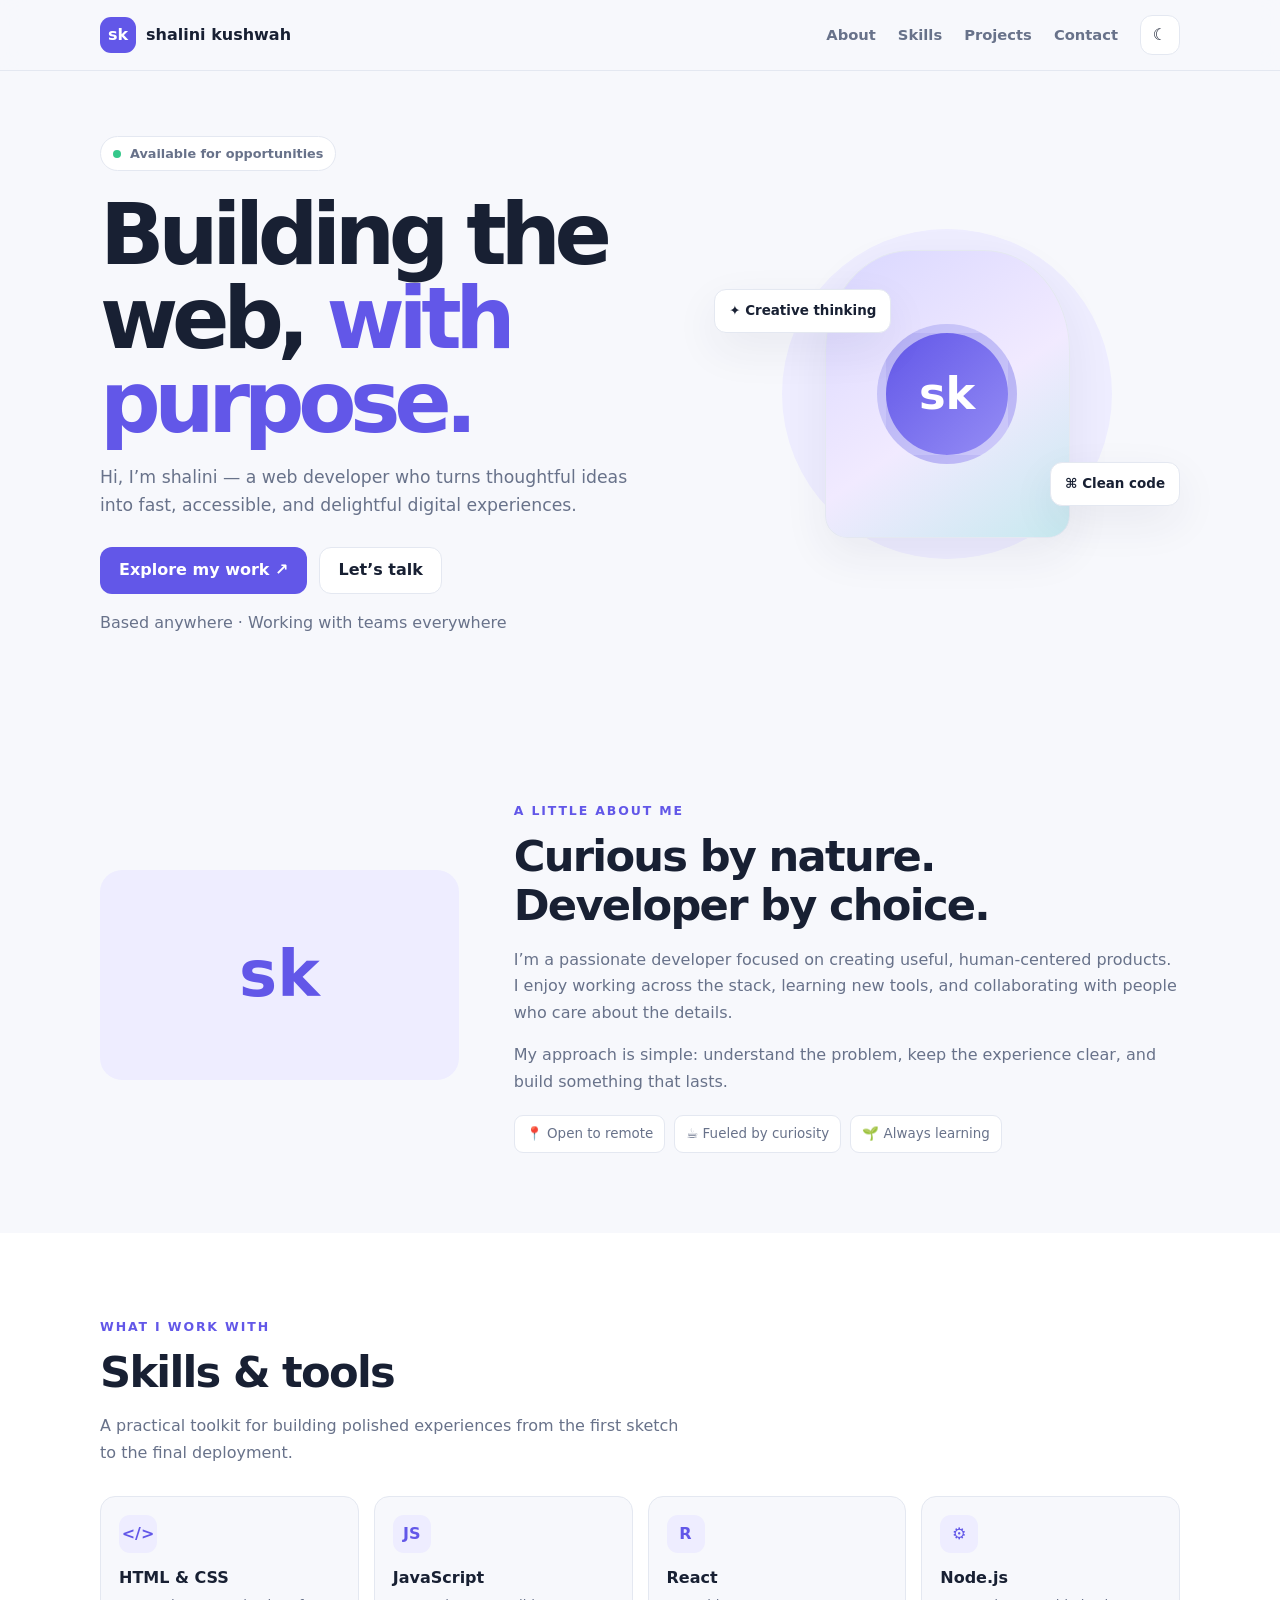
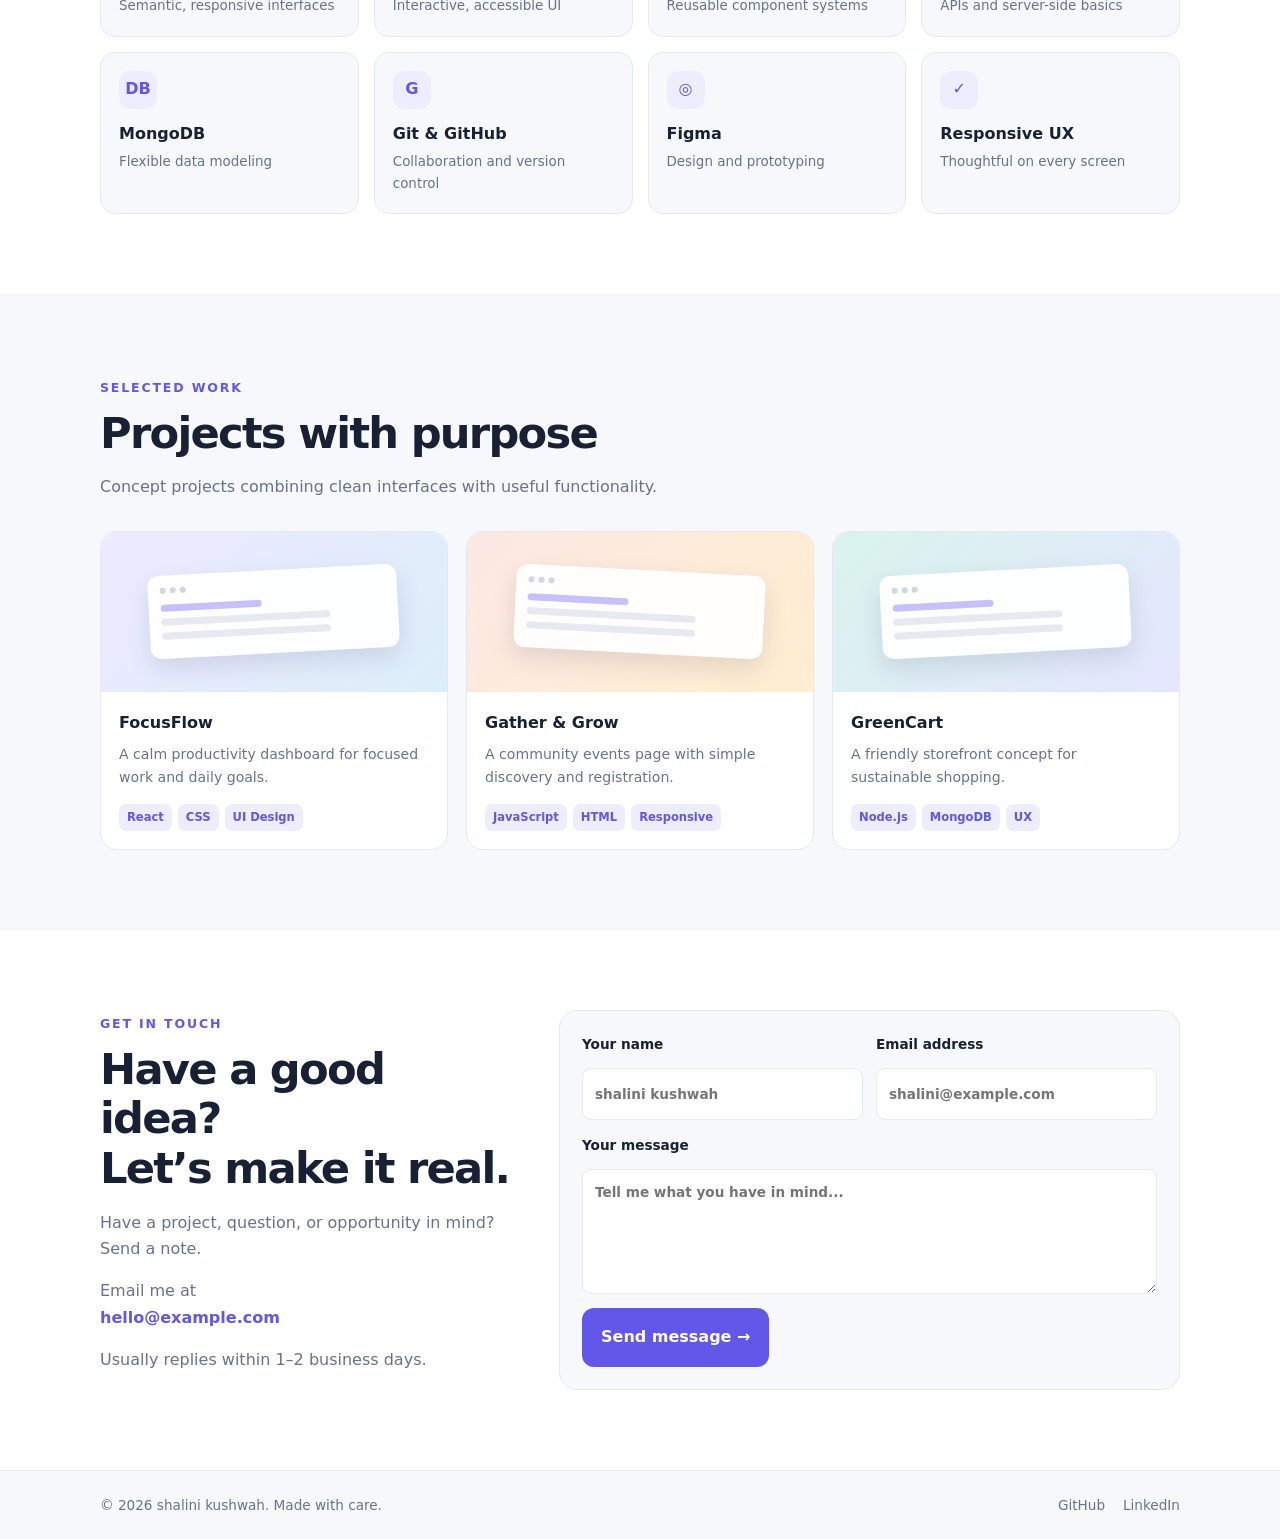
<file: Week-1/Portfolio/index.html>
<!doctype html>
<html lang="en">

<head>
    <meta charset="utf-8">
    <meta name="viewport" content="width=device-width, initial-scale=1">
    <link rel="stylesheet" href="style.css">
    <title>shalini kushwah| Web Developer</title>
</head>

<body>
    <header>
        <nav class="wrap nav" aria-label="Main navigation"><a class="brand" href="#home"><span
                    class="logo">sk</span>shalini kushwah</a>
            <div class="nav-right">
                <div class="links" id="nav-links"><a href="#about">About</a><a href="#skills">Skills</a><a
                        href="#projects">Projects</a><a href="#contact">Contact</a></div><button class="icon"
                    id="theme-toggle" type="button" aria-label="Switch to dark theme"
                    title="Toggle theme">☾</button><button class="icon menu" id="menu-toggle" type="button"
                    aria-label="Open navigation menu" aria-expanded="false" aria-controls="nav-links">☰</button>
            </div>
        </nav>
    </header>
    <main>
        <!-- Intro and calls to action -->
        <section class="hero" id="home">
            <div class="wrap hero-grid">
                <div><span class="status">Available for opportunities</span>
                    <h1>Building the web, <span>with purpose.</span></h1>
                    <p class="hero-copy">Hi, I’m shalini — a web developer who turns thoughtful ideas into fast,
                        accessible, and delightful digital experiences.</p>
                    <div class="actions"><a class="button" href="#projects">Explore my work ↗</a><a
                            class="button secondary" href="#contact">Let’s talk</a></div>
                    <p class="intro">Based anywhere · Working with teams everywhere</p>
                </div>
                <div class="portrait" aria-label="Illustrated profile placeholder">
                    <div class="avatar"><span class="initials">sk</span></div><span class="float one">✦ Creative
                        thinking</span><span class="float two">⌘ Clean code</span>
                </div>
            </div>
        </section>
        <!-- About section -->
        <section class="section" id="about">
            <div class="wrap about">
                <div class="about-art" aria-hidden="true">sk</div>
                <div class="about-copy"><span class="eyebrow">A little about me</span>
                    <h2 class="title">Curious by nature.<br>Developer by choice.</h2>
                    <p>I’m a passionate developer focused on creating useful, human-centered products. I enjoy working
                        across the stack, learning new tools, and collaborating with people who care about the details.
                    </p>
                    <p>My approach is simple: understand the problem, keep the experience clear, and build something
                        that lasts.</p>
                    <div class="chips"><span class="chip">📍 Open to remote</span><span class="chip">☕ Fueled by
                            curiosity</span><span class="chip">🌱 Always learning</span></div>
                </div>
            </div>
        </section>
        <!-- Skills in a responsive grid -->
        <section class="section skills-section" id="skills">
            <div class="wrap"><span class="eyebrow">What I work with</span>
                <h2 class="title">Skills &amp; tools</h2>
                <p class="intro">A practical toolkit for building polished experiences from the first sketch to the
                    final deployment.</p>
                <div class="skills">
                    <article class="skill"><span class="skill-icon">&lt;/&gt;</span>
                        <h3>HTML &amp; CSS</h3>
                        <p>Semantic, responsive interfaces</p>
                    </article>
                    <article class="skill"><span class="skill-icon">JS</span>
                        <h3>JavaScript</h3>
                        <p>Interactive, accessible UI</p>
                    </article>
                    <article class="skill"><span class="skill-icon">R</span>
                        <h3>React</h3>
                        <p>Reusable component systems</p>
                    </article>
                    <article class="skill"><span class="skill-icon">⚙</span>
                        <h3>Node.js</h3>
                        <p>APIs and server-side basics</p>
                    </article>
                    <article class="skill"><span class="skill-icon">DB</span>
                        <h3>MongoDB</h3>
                        <p>Flexible data modeling</p>
                    </article>
                    <article class="skill"><span class="skill-icon">G</span>
                        <h3>Git &amp; GitHub</h3>
                        <p>Collaboration and version control</p>
                    </article>
                    <article class="skill"><span class="skill-icon">◎</span>
                        <h3>Figma</h3>
                        <p>Design and prototyping</p>
                    </article>
                    <article class="skill"><span class="skill-icon">✓</span>
                        <h3>Responsive UX</h3>
                        <p>Thoughtful on every screen</p>
                    </article>
                </div>
            </div>
        </section>
        <!-- Project examples: replace with your own work -->
        <section class="section" id="projects">
            <div class="wrap"><span class="eyebrow">Selected work</span>
                <h2 class="title">Projects with purpose</h2>
                <p class="intro">Concept projects combining clean interfaces with useful functionality.</p>
                <div class="projects">
                    <article class="project">
                        <div class="project-art">
                            <div class="window" aria-hidden="true">
                                <div class="dots"><i></i><i></i><i></i></div>
                                <div class="bar short"></div>
                                <div class="bar"></div>
                                <div class="bar"></div>
                            </div>
                        </div>
                        <div class="project-body">
                            <h3>FocusFlow</h3>
                            <p>A calm productivity dashboard for focused work and daily goals.</p>
                            <div class="tags"><span>React</span><span>CSS</span><span>UI Design</span></div>
                        </div>
                    </article>
                    <article class="project">
                        <div class="project-art">
                            <div class="window" aria-hidden="true">
                                <div class="dots"><i></i><i></i><i></i></div>
                                <div class="bar short"></div>
                                <div class="bar"></div>
                                <div class="bar"></div>
                            </div>
                        </div>
                        <div class="project-body">
                            <h3>Gather &amp; Grow</h3>
                            <p>A community events page with simple discovery and registration.</p>
                            <div class="tags"><span>JavaScript</span><span>HTML</span><span>Responsive</span></div>
                        </div>
                    </article>
                    <article class="project">
                        <div class="project-art">
                            <div class="window" aria-hidden="true">
                                <div class="dots"><i></i><i></i><i></i></div>
                                <div class="bar short"></div>
                                <div class="bar"></div>
                                <div class="bar"></div>
                            </div>
                        </div>
                        <div class="project-body">
                            <h3>GreenCart</h3>
                            <p>A friendly storefront concept for sustainable shopping.</p>
                            <div class="tags"><span>Node.js</span><span>MongoDB</span><span>UX</span></div>
                        </div>
                    </article>
                </div>
            </div>
        </section>
        <!-- Contact form uses browser validation and a JS confirmation -->
        <section class="section contact-section" id="contact">
            <div class="wrap contact">
                <div><span class="eyebrow">Get in touch</span>
                    <h2 class="title">Have a good idea?<br>Let’s make it real.</h2>
                    <p class="intro">Have a project, question, or opportunity in mind? Send a note.</p>
                    <div class="contact-info">
                        <p>Email me at<br><a href="mailto:hello@example.com">hello@example.com</a></p>
                        <p>Usually replies within 1–2 business days.</p>
                    </div>
                </div>
                <form class="form" id="contact-form">
                    <div class="row"><label for="name">Your name<input id="name" name="name" type="text"
                                placeholder="shalini kushwah" autocomplete="name" required></label><label for="email">Email
                            address<input id="email" name="email" type="email" placeholder="shalini@example.com"
                                autocomplete="email" required></label></div><label for="message">Your message<textarea
                            id="message" name="message" placeholder="Tell me what you have in mind..."
                            required></textarea></label><button class="button" type="submit">Send message →</button>
                </form>
            </div>
        </section>
    </main>
    <footer>
        <div class="wrap footer"><span>© <span id="year"></span> shalini kushwah. Made with care.</span>
            <nav class="social" aria-label="Social links"><a href="https://github.com/shalukushwah248-ship-it" target="_blank"
                    rel="noopener noreferrer">GitHub</a><a href="https://www.linkedin.com/in/shalu-undefined-460373435/" target="_blank"
                    rel="noopener noreferrer">LinkedIn</a>
        </div>
    </footer>
    <script src="script.js"></script>
</body>

</html>
</file>
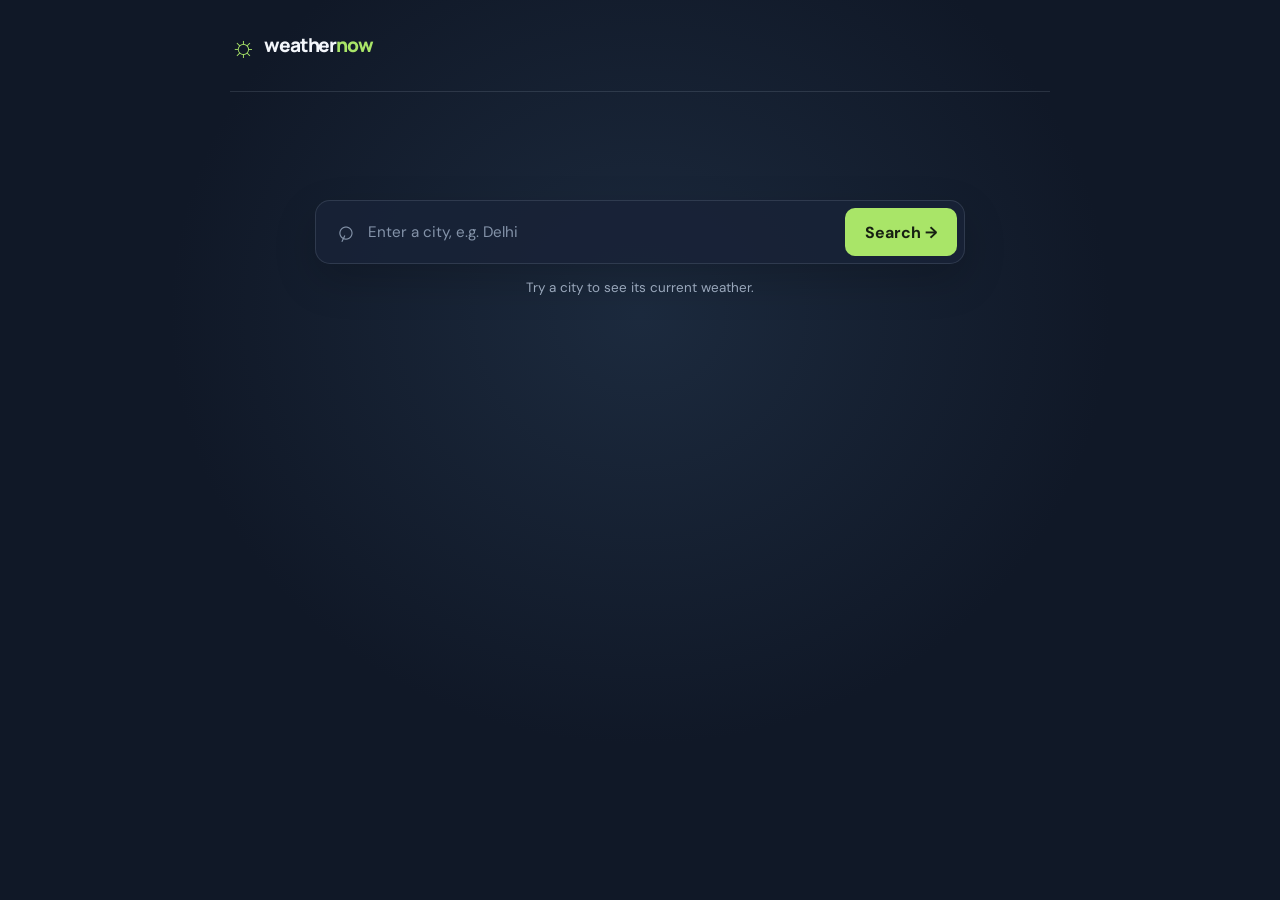
<file: Week-2/API-based Weather App/index.html>
<!DOCTYPE html>
<html lang="en">
<head>
    <meta charset="UTF-8">
    <meta name="viewport" content="width=device-width, initial-scale=1.0">
    <meta name="theme-color" content="#101827">
    <title>Weather Now</title>
    <link rel="stylesheet" href="style.css">
</head>
<body>
    <main class="app">
        <header class="site-header">
            <a class="brand" href="" aria-label="Weather Now home">
                <span class="brand-icon" aria-hidden="true">☼</span>
                <span>weather<span class="brand-accent">now</span></span>
            </a>
        </header>
        
        <section class="search-panel" aria-labelledby="page-title">
            <form id="weather-form" class="search-form">
                <label class="visually-hidden" for="city-input">City name</label>
                <span class="search-icon" aria-hidden="true">⌕</span>
                <input
                id="city-input"
                name="city"
                type="search"
                placeholder="Enter a city, e.g. Delhi"
                autocomplete="off"
                required
                >
                <button id="search-button" type="submit">Search <span aria-hidden="true">→</span></button>
            </form>
            
            <p id="status" class="status" role="status" aria-live="polite">
                Try a city to see its current weather.
            </p>
        </section>
        
        <section id="weather-card" class="weather-card" aria-label="Current weather" hidden>
            <div class="weather-topline">
                <div>
                    <p class="eyebrow">CURRENT WEATHER</p>
                    <h2 id="location">—</h2>
                    <p id="local-date" class="local-date"></p>
                </div>
                <img id="weather-icon" class="weather-icon" alt="" width="96" height="96">
            </div>
            
            <div class="temperature-row">
                <p id="temperature" class="temperature">—<span>°C</span></p>
                <p id="condition" class="condition">—</p>
            </div>
            
            <div class="details">
                <div class="detail">
                    <span class="detail-icon" aria-hidden="true">◌</span>
                    <div><p class="detail-label">Humidity</p><p id="humidity" class="detail-value">—</p></div>
                </div>
                <div class="detail">
                    <span class="detail-icon" aria-hidden="true">↝</span>
                    <div><p class="detail-label">Wind speed</p><p id="wind-speed" class="detail-value">—</p></div>
                </div>
            </div>
        </section>
    </main>
    <script src="script.js"></script>
</body>
</html>
</file>
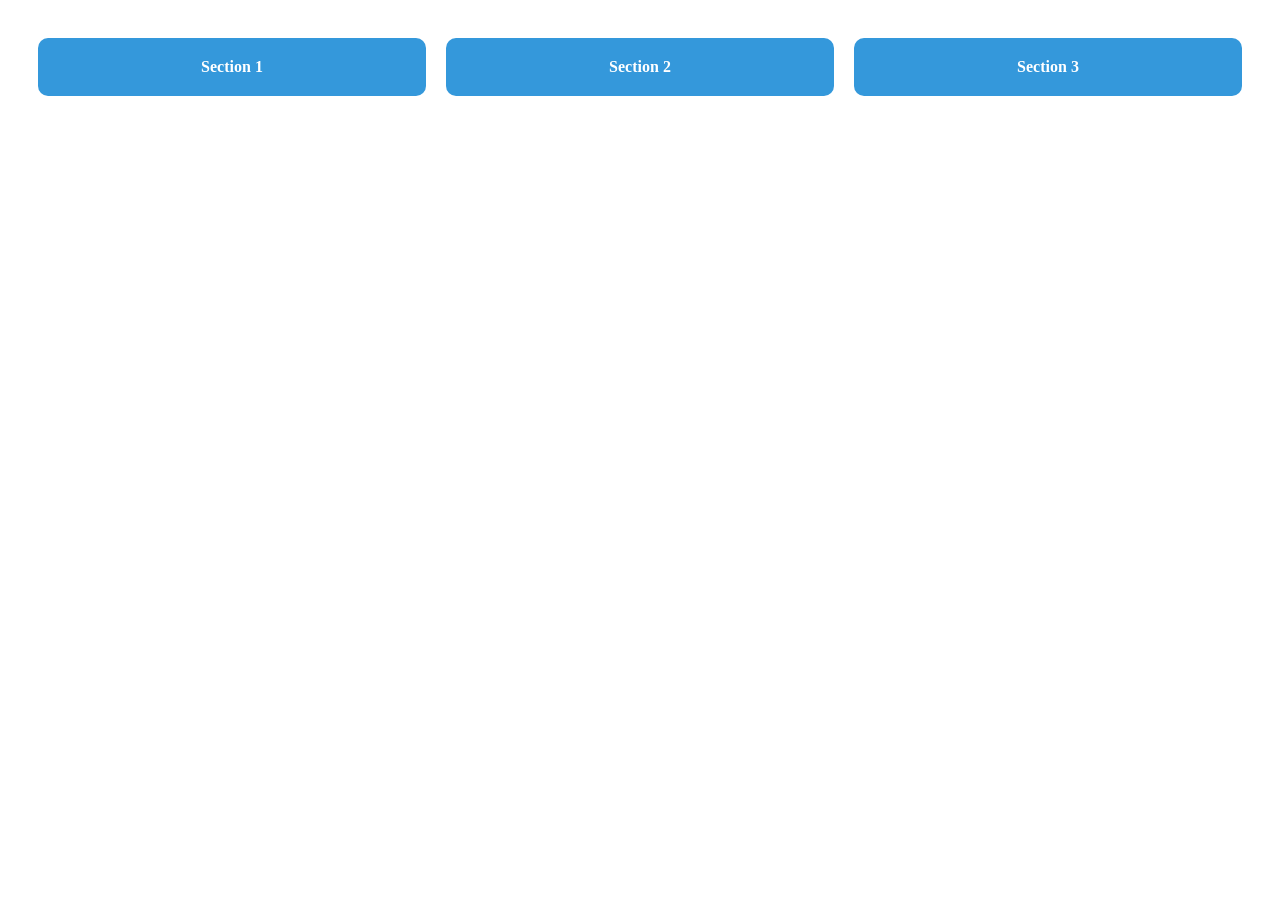
<file: Week-1/Day-03/Task01/index.html>
<!DOCTYPE html>
<html lang="en">

<head>
    <meta charset="UTF-8">
    <meta name="viewport" content="width=device-width, initial-scale=1.0">
    <title>Responsive 3-Section</title>
    <link rel="stylesheet" href="style.css">
</head>

<body>
    <div class="flex-container">
        <div class="box">Section 1</div>
        <div class="box">Section 2</div>
        <div class="box">Section 3</div>
    </div>
</body>
</html>
</file>
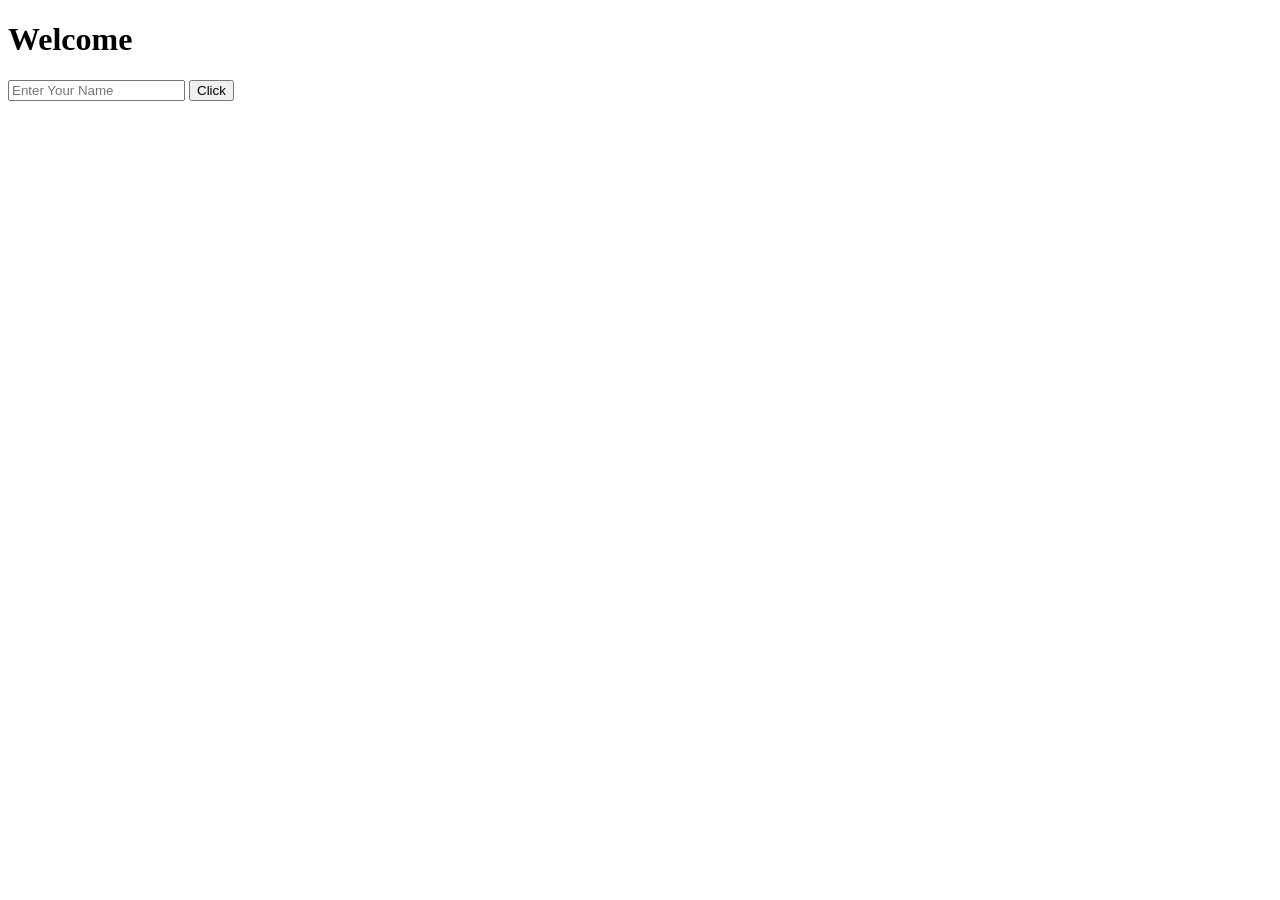
<file: Week-1/Day-04/Task02/index.html>
<!DOCTYPE html>
<html lang="en">

<head>
    <meta charset="UTF-8">
    <meta name="viewport" content="width=device-width, initial-scale=1.0">
    <title>Display User Name Dynamically</title>
</head>

<body>
    <h1 id="heading">Welcome</h1>
    <input type="text" id="input" placeholder="Enter Your Name">
    <button onclick="message()">Click</button>
    <script src="script.js"></script>
</body>

</html>
</file>
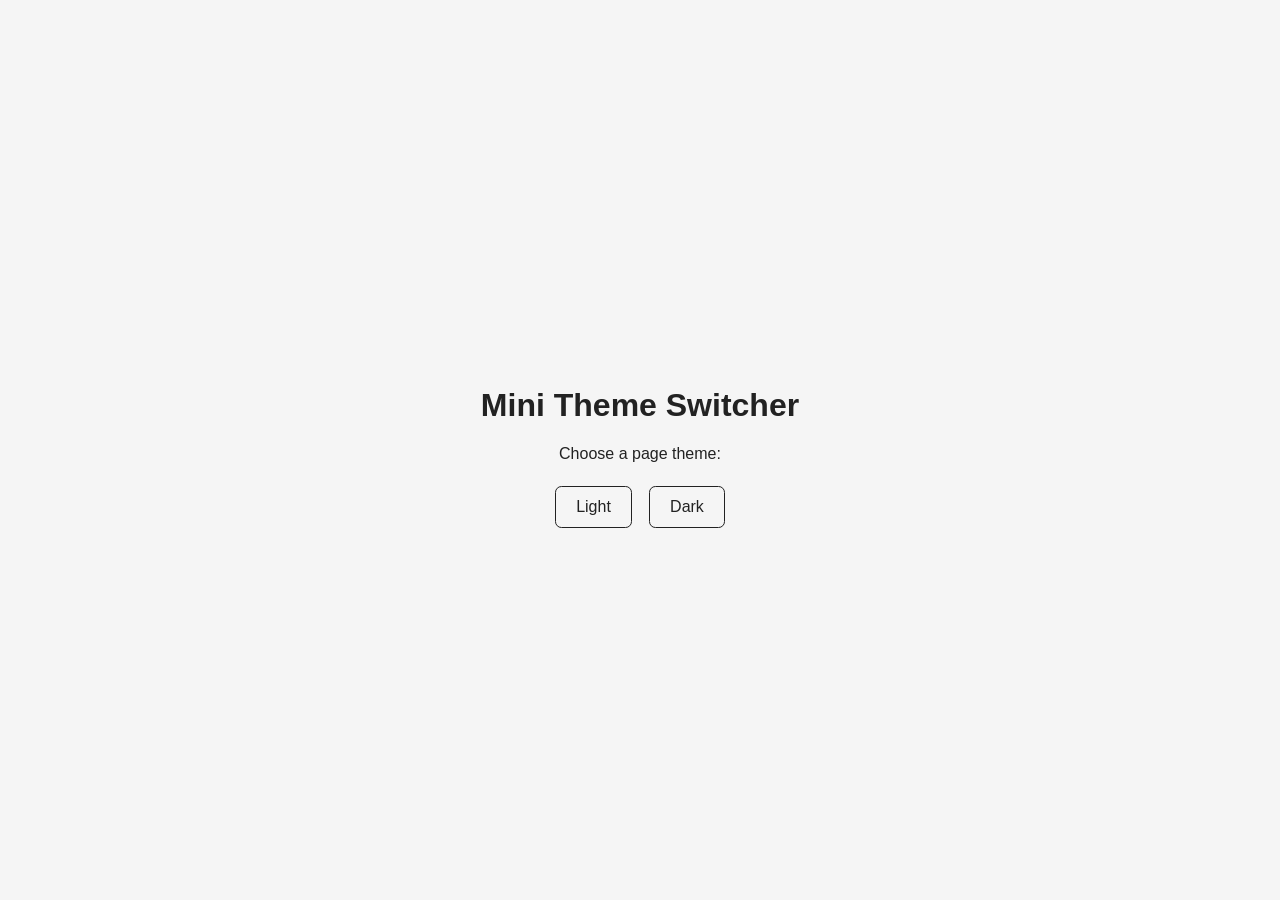
<file: Week-1/Day-05/Bonus/index.html>
<!DOCTYPE html>
<html lang="en">

<head>
    <meta charset="UTF-8">
    <meta name="viewport" content="width=device-width, initial-scale=1.0">
    <title>Mini Theme Switcher</title>
    <style>
        * {
            box-sizing: border-box;
        }

        body {
            min-height: 100vh;
            margin: 0;
            display: grid;
            place-items: center;
            background: #f5f5f5;
            color: #222;
            font-family: Arial, sans-serif;
            transition: background-color 200ms ease, color 200ms ease;
        }

        body.dark {
            background: #222;
            color: #f5f5f5;
        }

        main {
            text-align: center;
        }

        button {
            margin: 0.4rem;
            padding: 0.7rem 1.25rem;
            border: 1px solid currentColor;
            border-radius: 0.4rem;
            background: transparent;
            color: inherit;
            font: inherit;
            cursor: pointer;
        }

        button:focus-visible {
            outline: 3px solid #5488ff;
            outline-offset: 3px;
        }
    </style>
</head>

<body>
    <main>
        <h1>Mini Theme Switcher</h1>
        <p>Choose a page theme:</p>
        <button type="button" id="light">Light</button>
        <button type="button" id="dark">Dark</button>
    </main>
    <script>
        document.getElementById('light').addEventListener('click', () => {
            document.body.classList.remove('dark');
        });

        document.getElementById('dark').addEventListener('click', () => {
            document.body.classList.add('dark');
        });
    </script>
</body>

</html>
</file>
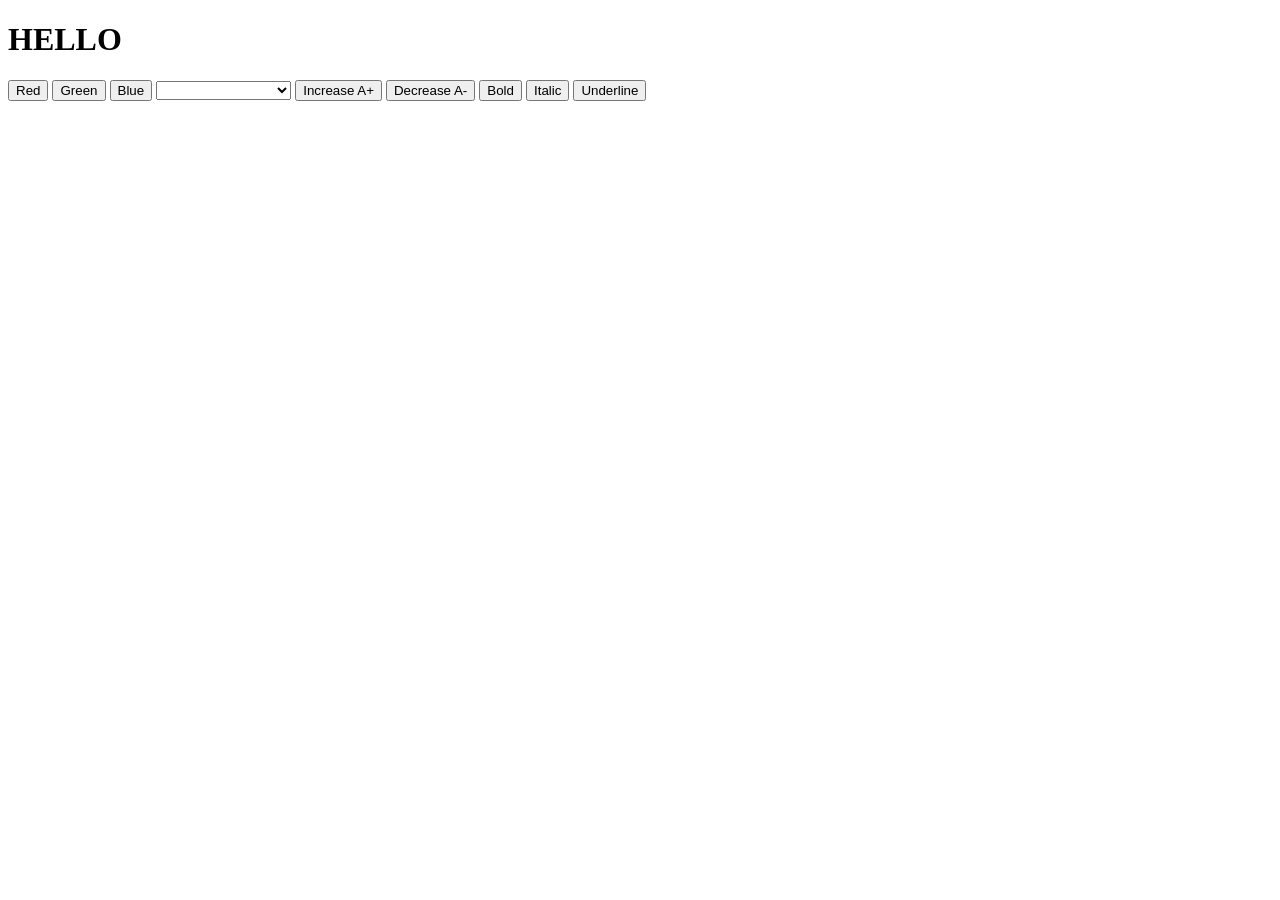
<file: Week-1/Day-05/Task01/index.html>
<!DOCTYPE html>
<html lang="en">
<head>
    <meta charset="UTF-8">
    <meta name="viewport" content="width=device-width, initial-scale=1.0">
    <title>Interactive Buttons</title>
</head>
<body>
    <div>
        <h1 id="heading">HELLO</h1>
        <button onclick="myFunction('red')" id="red">Red</button>
        <button onclick="myFunction('green')" id="green">Green</button>
        <button onclick="myFunction('blue')" id="blue">Blue</button>
        <select onchange="myFunction('',this.value)">
            <option value=""></option>
            <option value="Arial">Arial</option>
            <option value="Courier">Courier</option>
            <option value="monospace">Monospace</option>
            <option value="Times New Roman">Times New Roman</option>
        </select>
        <button  onclick="increaseFont()" id="increase">Increase A+</button>
        <button onclick="decreaseFont()" id="decrease">Decrease A-</button>
        <button id="Bold" onclick="textBold()">Bold</button>
        <button id="Italic">Italic</button>
        <button id="Underline">Underline</button>
    </div>
    <script src="script.js"></script>
</body>
</html>
</file>
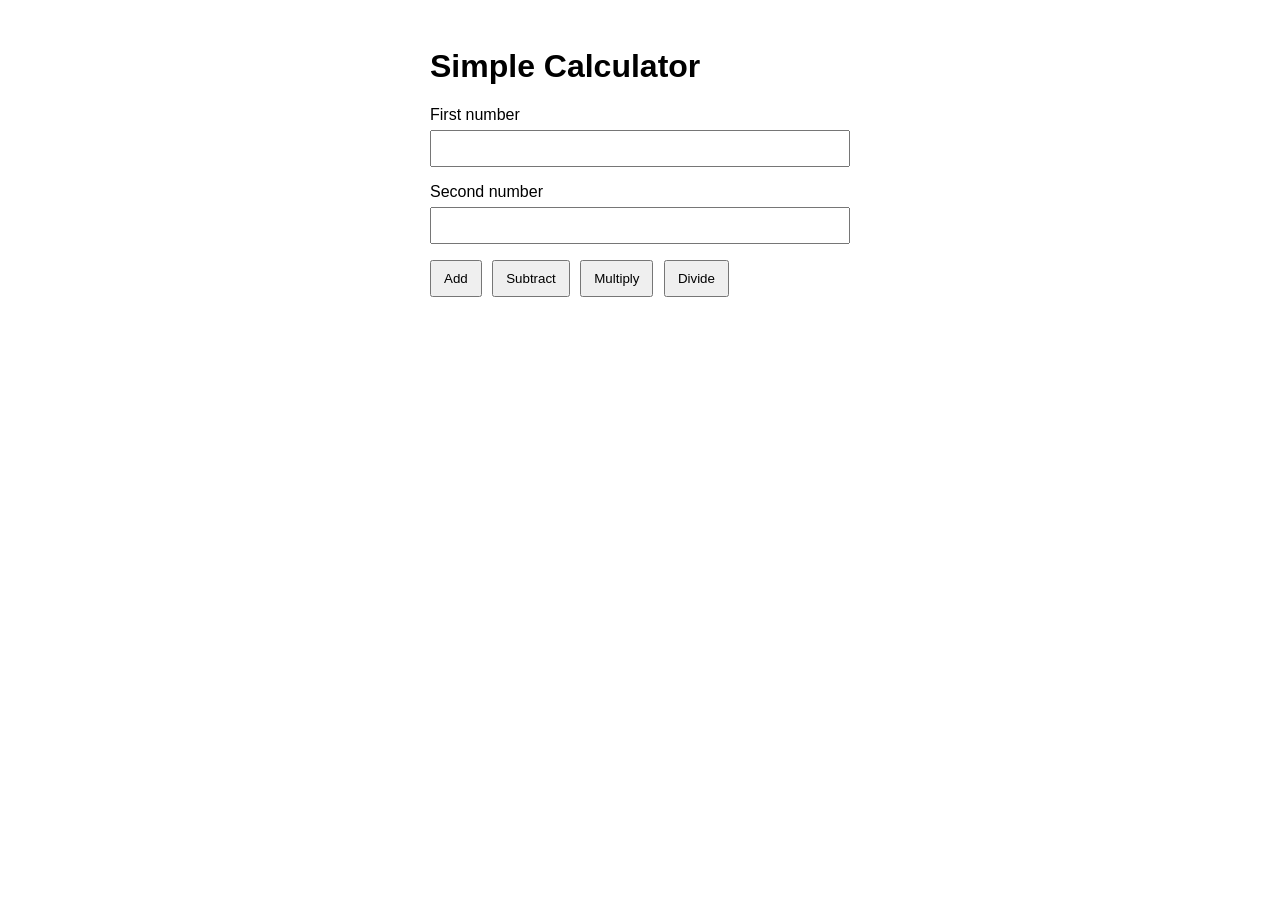
<file: Week-1/Day-05/Task03/index.html>
<!DOCTYPE html>
<html lang="en">
<head>
	<meta charset="UTF-8">
	<meta name="viewport" content="width=device-width, initial-scale=1.0">
	<title>Simple Calculator</title>
	<style>
		body { font-family: Arial, sans-serif; max-width: 420px; margin: 48px auto; padding: 0 16px; }
		label, input { display: block; width: 100%; box-sizing: border-box; }
		input { margin: 6px 0 16px; padding: 9px; }
		button { margin: 0 6px 8px 0; padding: 9px 12px; cursor: pointer; }
		#message { margin-top: 14px; }
		.error { color: #b00020; }
	</style>
</head>
<body>
	<h1>Simple Calculator</h1>
	<form id="calculator" novalidate>
		<label for="firstNumber">First number</label>
		<input id="firstNumber" type="number" step="any">

		<label for="secondNumber">Second number</label>
		<input id="secondNumber" type="number" step="any">

		<button type="button" data-operation="add">Add</button>
		<button type="button" data-operation="subtract">Subtract</button>
		<button type="button" data-operation="multiply">Multiply</button>
		<button type="button" data-operation="divide">Divide</button>
		<p id="message" role="status" aria-live="polite"></p>
	</form>

	<script>
		const firstInput = document.getElementById('firstNumber');
		const secondInput = document.getElementById('secondNumber');
		const message = document.getElementById('message');

		document.querySelectorAll('[data-operation]').forEach((button) => {
			button.addEventListener('click', () => {
				message.textContent = '';
				message.className = '';

				if (firstInput.value.trim() === '' || secondInput.value.trim() === '') {
					message.textContent = 'Please enter both numbers.';
					message.className = 'error';
					return;
				}

				const first = Number(firstInput.value);
				const second = Number(secondInput.value);
				let result;

				switch (button.dataset.operation) {
					case 'add': result = first + second; break;
					case 'subtract': result = first - second; break;
					case 'multiply': result = first * second; break;
					case 'divide':
						if (second === 0) {
							message.textContent = 'Cannot divide by zero.';
							message.className = 'error';
							return;
						}
						result = first / second;
						break;
				}

				message.textContent = `Result: ${result}`;
			});
		});
	</script>
</body>
</html>
</file>
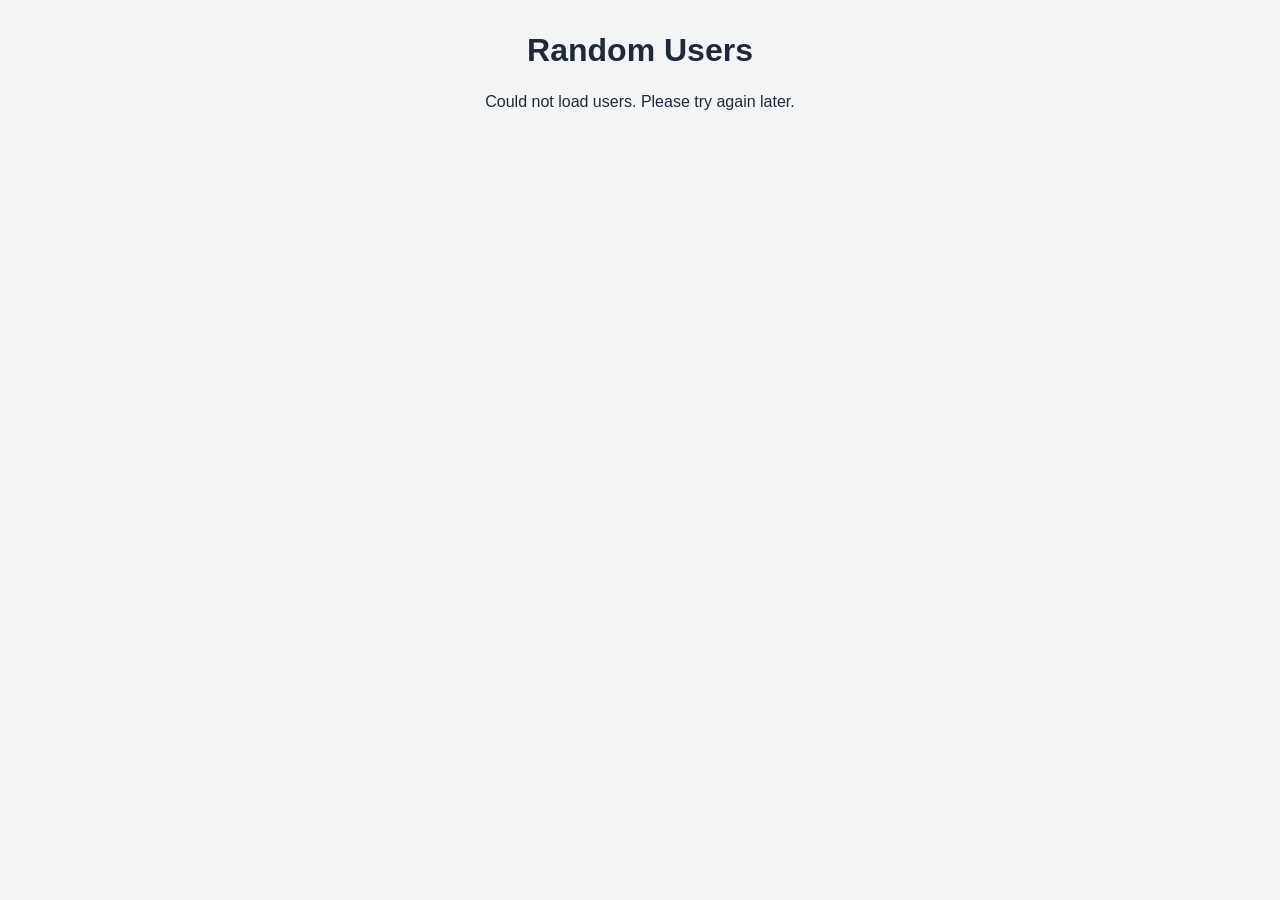
<file: Week-2/Day-04/Task-01/index.html>
<!DOCTYPE html>
<html lang="en">
<head>
	<meta charset="UTF-8">
	<meta name="viewport" content="width=device-width, initial-scale=1.0">
    <link rel="stylesheet" href="style.css">
	<title>Random Users</title>
</head>
<body>
	<h1>Random Users</h1>
	<p id="status" role="status">Loading users…</p>
	<main id="users" aria-live="polite"></main>
	<script src="script.js"></script>
</body>
</html>
</file>
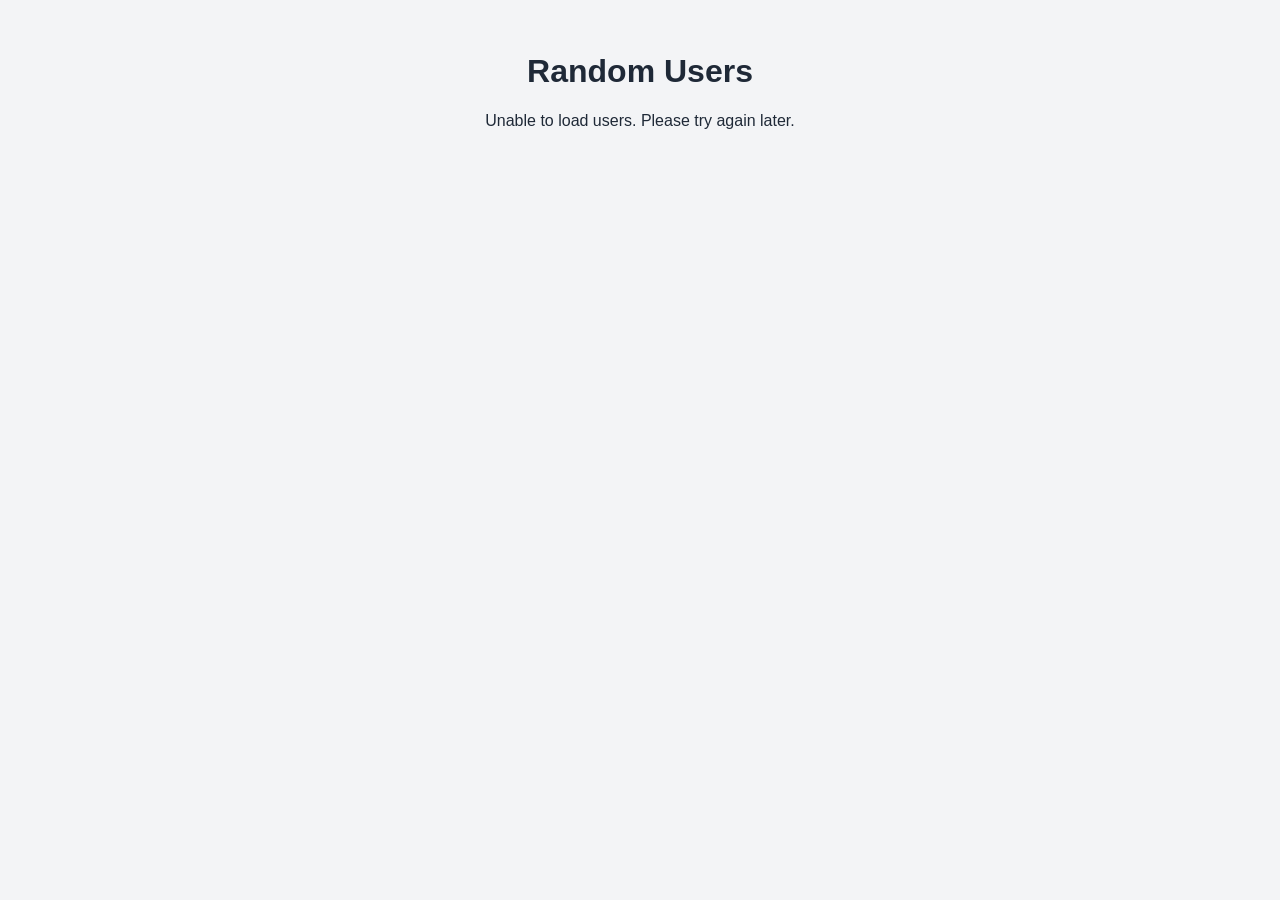
<file: Week-2/Day-04/Task-02/index.html>
<!DOCTYPE html>
<html lang="en">

<head>
    <meta charset="UTF-8">
    <meta name="viewport" content="width=device-width, initial-scale=1.0">
    <title>Random Users</title>
    <link rel="stylesheet" href="style.css">
</head>

<body>
    <h1>Random Users</h1>
    <p id="status" role="status">Loading users…</p>
    <main id="users" aria-live="polite"></main>
    <script src="script.js"></script>
</body>

</html>
</file>
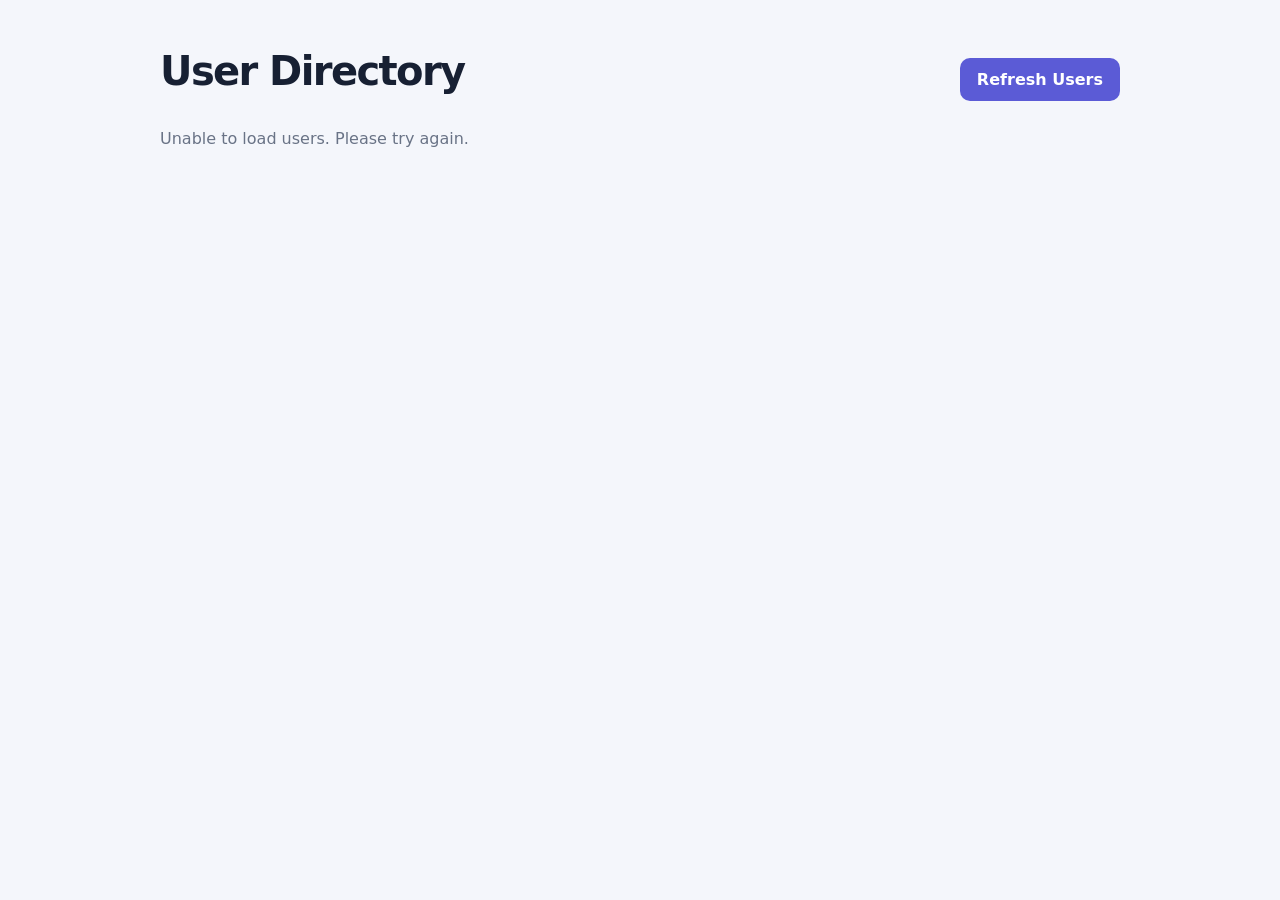
<file: Week-2/Day-04/User-Directory/index.html>
<!DOCTYPE html>
<html lang="en">
<head>
	<meta charset="UTF-8">
	<meta name="viewport" content="width=device-width, initial-scale=1.0">
	<title>User Directory</title>
    <link rel="stylesheet" href="style.css">
</head>
<body>
	<main>
		<header class="heading">
			<div>
				<h1>User Directory</h1>
			</div>
			<button id="refresh-button" type="button">Refresh Users</button>
		</header>
		<p id="status" role="status" aria-live="polite">Loading users…</p>
		<section id="user-list" class="user-grid" aria-label="Users"></section>
	</main>
	<script src="script.js"></script>
</body>
</html>
</file>
<file: Week-1/Portfolio/style.css>
:root {
    --bg: #f7f8fc;
    --surface: #fff;
    --ink: #182033;
    --muted: #68728a;
    --line: #e4e8f1;
    --accent: #6257e8;
    --soft: #eeedff;
    --shadow: 0 16px 45px #252b5012
}

body.dark {
    --bg: #111421;
    --surface: #191e2e;
    --ink: #f1f3fb;
    --muted: #a4abc0;
    --line: #2b3246;
    --accent: #a39cff;
    --soft: #292747;
    --shadow: 0 16px 45px #0004;
    color-scheme: dark
}

* {
    box-sizing: border-box
}

html {
    scroll-behavior: smooth;
    scroll-padding-top: 80px
}

body {
    margin: 0;
    background: var(--bg);
    color: var(--ink);
    font: 16px/1.65 Inter, system-ui, -apple-system, "Segoe UI", sans-serif;
    transition: background .2s, color .2s
}

a {
    color: inherit;
    text-decoration: none
}

button,
input,
textarea {
    font: inherit
}

.wrap {
    width: min(1080px, calc(100% - 40px));
    margin: auto
}

.section {
    padding: 80px 0
}

.eyebrow {
    color: var(--accent);
    font-size: .78rem;
    font-weight: 800;
    letter-spacing: .15em;
    text-transform: uppercase
}

.title {
    margin: 8px 0 12px;
    font-size: clamp(2rem, 4vw, 2.7rem);
    line-height: 1.15;
    letter-spacing: -.04em
}

.intro {
    max-width: 590px;
    color: var(--muted)
}

/* Sticky navigation */
header {
    position: sticky;
    top: 0;
    z-index: 5;
    border-bottom: 1px solid var(--line);
    background: color-mix(in srgb, var(--bg) 90%, transparent);
    backdrop-filter: blur(12px)
}

.nav {
    min-height: 70px;
    display: flex;
    align-items: center;
    justify-content: space-between
}

.brand {
    display: flex;
    align-items: center;
    gap: 10px;
    font-weight: 800
}

.logo {
    display: grid;
    width: 36px;
    height: 36px;
    place-items: center;
    border-radius: 11px;
    background: var(--accent);
    color: white
}

.nav-right,
.links {
    display: flex;
    align-items: center;
    gap: 22px
}

.links a {
    color: var(--muted);
    font-size: .92rem;
    font-weight: 650
}

.links a:hover {
    color: var(--accent)
}

.icon {
    display: grid;
    width: 40px;
    height: 40px;
    place-items: center;
    border: 1px solid var(--line);
    border-radius: 12px;
    background: var(--surface);
    color: var(--ink);
    cursor: pointer
}

.menu {
    display: none
}

/* Hero introduction */
.hero {
    min-height: 590px;
    display: grid;
    align-items: center;
    padding: 65px 0
}

.hero-grid {
    display: grid;
    grid-template-columns: 1.1fr .9fr;
    align-items: center;
    gap: 45px
}

.status {
    display: inline-flex;
    align-items: center;
    gap: 9px;
    padding: 6px 12px;
    border: 1px solid var(--line);
    border-radius: 99px;
    background: var(--surface);
    color: var(--muted);
    font-size: .8rem;
    font-weight: 700
}

.status:before {
    content: "";
    width: 8px;
    height: 8px;
    border-radius: 50%;
    background: #35c88b
}

h1 {
    max-width: 650px;
    margin: 22px 0 18px;
    font-size: clamp(3rem, 7vw, 5.3rem);
    line-height: .99;
    letter-spacing: -.075em
}

h1 span {
    color: var(--accent)
}

.hero-copy {
    max-width: 535px;
    color: var(--muted);
    font-size: 1.08rem
}

.actions {
    display: flex;
    flex-wrap: wrap;
    gap: 12px;
    margin-top: 27px
}

.button {
    display: inline-flex;
    min-height: 47px;
    align-items: center;
    justify-content: center;
    gap: 8px;
    padding: 0 18px;
    border: 1px solid transparent;
    border-radius: 12px;
    background: var(--accent);
    color: white;
    font-weight: 750;
    cursor: pointer;
    transition: transform .2s, box-shadow .2s
}

.button:hover {
    transform: translateY(-3px);
    box-shadow: var(--shadow)
}

.button.secondary {
    border-color: var(--line);
    background: var(--surface);
    color: var(--ink)
}

.portrait {
    position: relative;
    display: grid;
    min-height: 350px;
    place-items: center
}

.portrait:before {
    position: absolute;
    width: min(330px, 80vw);
    aspect-ratio: 1;
    border-radius: 50%;
    background: var(--soft);
    content: ""
}

.avatar {
    z-index: 1;
    display: grid;
    width: 245px;
    aspect-ratio: .85;
    place-items: center;
    border: 1px solid var(--line);
    border-radius: 35% 35% 22px 22px;
    background: linear-gradient(145deg, #d9d7ff, #f1eaff 55%, #c7e9ef);
    box-shadow: var(--shadow)
}

.initials {
    display: grid;
    width: 140px;
    height: 140px;
    place-items: center;
    border: 9px solid #ffffff88;
    border-radius: 50%;
    background: linear-gradient(135deg, #6257e8, #958df5);
    color: white;
    font-size: 2.8rem;
    font-weight: 850
}

.float {
    position: absolute;
    z-index: 2;
    padding: 10px 14px;
    border: 1px solid var(--line);
    border-radius: 12px;
    background: var(--surface);
    box-shadow: var(--shadow);
    font-size: .84rem;
    font-weight: 750
}

.one {
    top: 20%;
    left: 0
}

.two {
    right: 0;
    bottom: 18%
}

/* About and technical skills */
.about {
    display: grid;
    grid-template-columns: .7fr 1.3fr;
    gap: 55px;
    align-items: center
}

.about-art {
    display: grid;
    min-height: 210px;
    place-items: center;
    border-radius: 22px;
    background: var(--soft);
    color: var(--accent);
    font-size: 4rem;
    font-weight: 850
}

.about-copy p {
    color: var(--muted)
}

.chips,
.tags {
    display: flex;
    flex-wrap: wrap;
    gap: 9px;
    margin-top: 20px
}

.chip {
    padding: 7px 11px;
    border: 1px solid var(--line);
    border-radius: 9px;
    background: var(--surface);
    color: var(--muted);
    font-size: .84rem
}

.skills-section,
.contact-section {
    background: var(--surface)
}

.skills {
    display: grid;
    grid-template-columns: repeat(4, 1fr);
    gap: 15px;
    margin-top: 30px
}

.skill {
    padding: 18px;
    border: 1px solid var(--line);
    border-radius: 15px;
    background: var(--bg);
    transition: transform .2s, border-color .2s
}

.skill:hover,
.project:hover {
    transform: translateY(-4px);
    border-color: var(--accent)
}

.skill-icon {
    display: grid;
    width: 38px;
    height: 38px;
    margin-bottom: 12px;
    place-items: center;
    border-radius: 11px;
    background: var(--soft);
    color: var(--accent);
    font-weight: 850
}

.skill h3,
.project h3 {
    margin: 0 0 4px;
    font-size: 1rem
}

.skill p {
    margin: 0;
    color: var(--muted);
    font-size: .84rem
}

/* Project cards */
.projects {
    display: grid;
    grid-template-columns: repeat(3, 1fr);
    gap: 18px;
    margin-top: 30px
}

.project {
    overflow: hidden;
    border: 1px solid var(--line);
    border-radius: 17px;
    background: var(--surface);
    transition: transform .2s, border-color .2s
}

.project-art {
    display: grid;
    min-height: 160px;
    place-items: center;
    background: linear-gradient(135deg, #eeeaff, #dceefa)
}

.project:nth-child(2) .project-art {
    background: linear-gradient(135deg, #fce8e4, #ffeecf)
}

.project:nth-child(3) .project-art {
    background: linear-gradient(135deg, #d9f4ec, #e5e6ff)
}

.window {
    width: 72%;
    padding: 12px;
    border-radius: 11px;
    background: #fffffff0;
    box-shadow: 0 10px 25px #30345a22;
    transform: rotate(-3deg)
}

.project:nth-child(2) .window {
    transform: rotate(3deg)
}

.dots {
    display: flex;
    gap: 4px;
    margin-bottom: 11px
}

.dots i {
    width: 6px;
    height: 6px;
    border-radius: 50%;
    background: #d2d5e2
}

.bar {
    height: 7px;
    width: 75%;
    margin: 7px 0;
    border-radius: 5px;
    background: #e7e9f1
}

.bar.short {
    width: 45%;
    background: #c6c0ff
}

.project-body {
    padding: 18px
}

.project-body p {
    min-height: 48px;
    margin: 7px 0 13px;
    color: var(--muted);
    font-size: .88rem
}

.tags {
    gap: 6px;
    margin: 0
}

.tags span {
    padding: 4px 8px;
    border-radius: 7px;
    background: var(--soft);
    color: var(--accent);
    font-size: .72rem;
    font-weight: 750
}

/* Contact form and social footer */
.contact {
    display: grid;
    grid-template-columns: .8fr 1.2fr;
    gap: 45px
}

.contact-info {
    color: var(--muted)
}

.contact-info a {
    color: var(--accent);
    font-weight: 700
}

.form {
    display: grid;
    gap: 14px;
    padding: 22px;
    border: 1px solid var(--line);
    border-radius: 18px;
    background: var(--bg)
}

.row {
    display: grid;
    grid-template-columns: 1fr 1fr;
    gap: 13px
}

label {
    display: grid;
    gap: 7px;
    font-size: .85rem;
    font-weight: 700
}

input,
textarea {
    width: 100%;
    padding: 11px 12px;
    border: 1px solid var(--line);
    border-radius: 9px;
    outline: none;
    background: var(--surface);
    color: var(--ink)
}

input:focus,
textarea:focus {
    border-color: var(--accent)
}

textarea {
    min-height: 120px;
    resize: vertical
}

.form .button {
    justify-self: start
}

footer {
    padding: 23px 0;
    border-top: 1px solid var(--line);
    color: var(--muted);
    font-size: .85rem
}

.footer {
    display: flex;
    justify-content: space-between;
    gap: 15px
}

.social {
    display: flex;
    gap: 18px
}

.social a:hover {
    color: var(--accent)
}

@media(max-width:800px) {
    .hero-grid {
        gap: 20px
    }

    .skills {
        grid-template-columns: repeat(2, 1fr)
    }

    .about {
        gap: 30px
    }

    .contact {
        gap: 25px
    }
}

@media(max-width:620px) {
    .wrap {
        width: calc(100% - 32px)
    }

    .section {
        padding: 60px 0
    }

    .nav {
        min-height: 64px
    }

    .nav-right {
        gap: 8px
    }

    .menu {
        display: grid
    }

    .links {
        position: absolute;
        top: 64px;
        left: 16px;
        right: 16px;
        display: none;
        align-items: stretch;
        gap: 0;
        padding: 8px;
        border: 1px solid var(--line);
        border-radius: 13px;
        background: var(--surface);
        box-shadow: var(--shadow)
    }

    .links.open {
        display: grid
    }

    .links a {
        padding: 11px
    }

    .hero {
        min-height: auto;
        padding: 52px 0
    }

    .hero-grid {
        grid-template-columns: 1fr;
        gap: 20px
    }

    .portrait {
        min-height: 280px
    }

    .avatar {
        width: 205px
    }

    .initials {
        width: 120px;
        height: 120px
    }

    .about,
    .contact {
        grid-template-columns: 1fr
    }

    .about-art {
        min-height: 145px
    }

    .projects {
        grid-template-columns: 1fr
    }

    .row {
        grid-template-columns: 1fr
    }

    .footer {
        flex-direction: column
    }
}

@media(prefers-reduced-motion:reduce) {

    *,
    *::before,
    *::after {
        scroll-behavior: auto !important;
        transition-duration: .01ms !important
    }
}
</file>
<file: Week-2/API-based Weather App/style.css>
@import url("https://fonts.googleapis.com/css2?family=DM+Sans:wght@400;500;600;700&family=Manrope:wght@400;500;600;700;800&display=swap");

:root {
    color-scheme: dark;
    font-family: "DM Sans", sans-serif;
    color: #f3f6fb;
    background: #101827;
    font-synthesis: none;
    text-rendering: optimizeLegibility;
    --muted: #9aa8bc;
    --accent: #a9e568;
    --panel: #182337;
    --line: rgb(219 232 255 / 12%);
}

* {
    box-sizing: border-box;
}

body {
    min-width: 320px;
    min-height: 100vh;
    margin: 0;
    background:
        radial-gradient(ellipse at 50% 35%, rgb(41 62 87 / 48%), transparent 52%),
        #101827;
}

body[data-weather="clear"] {
    background: radial-gradient(ellipse at 50% 38%, rgb(119 133 54 / 34%), transparent 54%), #101827;
}

body[data-weather="clouds"] {
    background: radial-gradient(ellipse at 50% 38%, rgb(83 109 139 / 38%), transparent 54%), #101827;
}

body[data-weather="rain"],
body[data-weather="drizzle"],
body[data-weather="thunderstorm"] {
    background: radial-gradient(ellipse at 50% 38%, rgb(42 98 126 / 38%), transparent 54%), #101827;
}

body[data-weather="snow"] {
    background: radial-gradient(ellipse at 50% 38%, rgb(121 155 178 / 34%), transparent 54%), #101827;
}

button,
input {
    font: inherit;
}

.app {
    width: min(100% - 48px, 820px);
    min-height: 100vh;
    margin: 0 auto;
    display: flex;
    flex-direction: column;
}

.site-header {
    min-height: 92px;
    display: flex;
    align-items: center;
    justify-content: space-between;
    border-bottom: 1px solid var(--line);
}

.brand {
    display: inline-flex;
    align-items: center;
    gap: 9px;
    color: #f3f6fb;
    font: 800 1.2rem "Manrope", sans-serif;
    letter-spacing: -0.06em;
    text-decoration: none;
}

.brand-icon {
    color: var(--accent);
    font-size: 1.8rem;
    line-height: 1;
}

.brand-accent {
    color: var(--accent);
}

.header-note,
.intro,
.status,
.local-date {
    color: var(--muted);
}

.header-note {
    margin: 0;
    font-size: 0.84rem;
}

.search-panel {
    width: min(100%, 650px);
    margin: clamp(66px, 12vh, 112px) auto 34px;
    text-align: center;
}

.eyebrow {
    margin: 0 0 13px;
    color: var(--accent);
    font-size: 0.7rem;
    font-weight: 700;
    letter-spacing: 0.16em;
}

h1,
h2,
p {
    margin-top: 0;
}

h1 {
    margin-bottom: 12px;
    font: 700 clamp(2.1rem, 6vw, 3.35rem)/1.12 "Manrope", sans-serif;
    letter-spacing: -0.065em;
}

h1 span {
    color: var(--accent);
}

.intro {
    margin-bottom: 30px;
    font-size: 0.98rem;
}

.search-form {
    display: flex;
    align-items: center;
    gap: 12px;
    min-height: 64px;
    padding: 7px;
    border: 1px solid var(--line);
    border-radius: 15px;
    background: rgb(24 35 55 / 88%);
    box-shadow: 0 16px 42px rgb(0 0 0 / 18%);
    text-align: left;
}

.search-icon {
    padding-left: 14px;
    color: #8493a9;
    font-size: 1.8rem;
    line-height: 1;
    transform: rotate(-20deg);
}

.search-form input {
    width: 100%;
    min-width: 0;
    border: 0;
    outline: 0;
    color: #f3f6fb;
    background: transparent;
    font-size: 0.95rem;
}

.search-form input::placeholder {
    color: #8493a9;
}

.search-form:focus-within {
    border-color: rgb(169 229 104 / 65%);
    box-shadow: 0 0 0 3px rgb(169 229 104 / 10%), 0 16px 42px rgb(0 0 0 / 18%);
}

.search-form button {
    flex: 0 0 auto;
    min-height: 48px;
    padding: 0 20px;
    border: 0;
    border-radius: 10px;
    color: #172012;
    background: var(--accent);
    font-weight: 700;
    cursor: pointer;
    transition: background 160ms ease, transform 160ms ease;
}

.search-form button:hover:not(:disabled) {
    background: #baf27b;
    transform: translateY(-1px);
}

.search-form button:focus-visible {
    outline: 3px solid #f3f6fb;
    outline-offset: 3px;
}

.search-form button:disabled {
    cursor: wait;
    opacity: 0.7;
}

.status {
    min-height: 24px;
    margin: 15px 0 0;
    font-size: 0.84rem;
}

.status[data-state="error"] {
    color: #ffaaa6;
}

.status[data-state="loading"] {
    color: var(--accent);
}

.weather-card {
    width: min(100%, 520px);
    margin: 0 auto 40px;
    padding: 28px 32px 25px;
    border: 1px solid var(--line);
    border-radius: 20px;
    background: linear-gradient(145deg, rgb(29 44 66 / 96%), rgb(22 33 51 / 96%));
    box-shadow: 0 22px 60px rgb(0 0 0 / 22%);
    animation: rise-in 350ms ease both;
}

.weather-card[hidden] {
    display: none;
}

.weather-topline {
    display: flex;
    align-items: center;
    justify-content: space-between;
    gap: 16px;
}

.weather-topline .eyebrow {
    margin-bottom: 8px;
}

.weather-topline h2 {
    margin-bottom: 4px;
    font: 700 clamp(1.45rem, 4vw, 1.9rem) "Manrope", sans-serif;
    letter-spacing: -0.04em;
}

.local-date {
    margin-bottom: 0;
    font-size: 0.83rem;
}

.weather-icon {
    width: 88px;
    height: 88px;
    object-fit: contain;
}

.temperature-row {
    display: flex;
    align-items: center;
    gap: 18px;
    margin: 6px 0 22px;
}

.temperature {
    margin: 0;
    font: 600 clamp(4rem, 12vw, 5.4rem)/1 "Manrope", sans-serif;
    letter-spacing: -0.09em;
}

.temperature span {
    margin-left: 4px;
    color: var(--accent);
    font-size: 1.8rem;
    vertical-align: top;
    letter-spacing: -0.04em;
}

.condition {
    margin: 10px 0 0;
    color: #c4cfdd;
    font-size: 1rem;
    text-transform: capitalize;
}

.details {
    display: grid;
    grid-template-columns: repeat(2, minmax(0, 1fr));
    gap: 14px;
    padding-top: 20px;
    border-top: 1px solid var(--line);
}

.detail {
    display: flex;
    align-items: center;
    gap: 12px;
}

.detail-icon {
    display: grid;
    width: 40px;
    height: 40px;
    place-items: center;
    border-radius: 12px;
    color: var(--accent);
    background: rgb(169 229 104 / 9%);
    font-size: 1.4rem;
}

.detail-label {
    margin: 0 0 3px;
    color: var(--muted);
    font-size: 0.75rem;
}

.detail-value {
    margin: 0;
    font-size: 0.92rem;
    font-weight: 600;
}

.visually-hidden {
    position: absolute;
    width: 1px;
    height: 1px;
    overflow: hidden;
    clip: rect(0, 0, 0, 0);
    white-space: nowrap;
    clip-path: inset(50%);
}

@keyframes rise-in {
    from {
        opacity: 0;
        transform: translateY(10px);
    }

    to {
        opacity: 1;
        transform: translateY(0);
    }
}

@media (max-width: 560px) {
    .app {
        width: min(100% - 32px, 820px);
    }

    .site-header {
        min-height: 74px;
    }

    .header-note {
        max-width: 145px;
        font-size: 0.72rem;
        text-align: right;
    }

    .search-panel {
        margin-top: 66px;
    }

    .search-form {
        gap: 7px;
    }

    .search-icon {
        padding-left: 8px;
    }

    .search-form input {
        font-size: 0.86rem;
    }

    .search-form button {
        padding: 0 13px;
        font-size: 0.84rem;
    }

    .weather-card {
        padding: 23px 20px;
    }

    .weather-icon {
        width: 72px;
        height: 72px;
    }

    .temperature-row {
        gap: 12px;
    }

    .temperature {
        font-size: clamp(3.7rem, 19vw, 5rem);
    }

    .condition {
        font-size: 0.87rem;
    }

    .details {
        gap: 8px;
    }

    .detail {
        gap: 8px;
    }

    .detail-icon {
        width: 34px;
        height: 34px;
    }

    .footer {
        flex-direction: column;
        gap: 7px;
    }
}

@media (prefers-reduced-motion: reduce) {

    *,
    *::before,
    *::after {
        scroll-behavior: auto !important;
        animation-duration: 0.01ms !important;
        animation-iteration-count: 1 !important;
        transition-duration: 0.01ms !important;
    }
}
</file>
<file: Week-1/Day-03/Task01/style.css>
.flex-container {
    display: flex;
    justify-content: space-between;
    align-items: center;
    padding: 20px;
}

.box {
    background-color: #3498db;
    color: white;
    flex: 1;
    margin: 10px;
    padding: 20px;
    text-align: center;
    border-radius: 10px;
    font-weight: bold;
}

@media (max-width: 480px) {
    .flex-container{
        display: flex;
        flex-direction: column;
        justify-content: space-between;
        align-items: center;
        background-color: lightgreen;
    }
}
</file>
<file: Week-2/Day-04/Task-01/style.css>
* {
    box-sizing: border-box;
}

body {
    margin: 0;
    padding: 2rem;
    font-family: Arial, sans-serif;
    color: #1f2937;
    background: #f3f4f6;
}

h1 {
    text-align: center;
    margin: 0 0 1.5rem;
}

#users {
    display: grid;
    grid-template-columns: repeat(auto-fit, minmax(220px, 1fr));
    gap: 1rem;
    max-width: 1100px;
    margin: 0 auto;
}

.user-card {
    padding: 1.25rem;
    text-align: center;
    background: #fff;
    border-radius: 12px;
    box-shadow: 0 3px 12px rgb(0 0 0 / 8%);
}

.user-card img {
    width: 100px;
    height: 100px;
    border-radius: 50%;
    object-fit: cover;
}

.user-card h2 {
    margin: 0.75rem 0 0.4rem;
    font-size: 1.15rem;
}

.user-card p {
    margin: 0.35rem 0;
    color: #4b5563;
    overflow-wrap: anywhere;
}

#status {
    text-align: center;
}
</file>
<file: Week-2/Day-04/Task-02/style.css>
* {
    box-sizing: border-box;
}

body {
    margin: 0;
    padding: 2rem;
    font-family: Arial, sans-serif;
    color: #1f2937;
    background: #f3f4f6;
}

h1 {
    text-align: center;
}

#users {
    display: grid;
    grid-template-columns: repeat(auto-fit, minmax(220px, 1fr));
    gap: 1.25rem;
    max-width: 1100px;
    margin: 1.5rem auto;
}

.user-card {
    padding: 1.5rem;
    text-align: center;
    background: #fff;
    border-radius: 12px;
    box-shadow: 0 4px 12px rgb(0 0 0 / 8%);
}

.user-card img {
    width: 100px;
    height: 100px;
    border-radius: 50%;
    object-fit: cover;
}

.user-card h2 {
    margin: 0.75rem 0;
    font-size: 1.15rem;
}

.user-card p {
    margin: 0.4rem 0;
    color: #4b5563;
    overflow-wrap: anywhere;
}

#status {
    text-align: center;
}
</file>
<file: Week-2/Day-04/User-Directory/style.css>
* {
    box-sizing: border-box;
}

body {
    margin: 0;
    min-height: 100vh;
    padding: 48px 20px;
    color: #172033;
    background: #f4f6fb;
    font-family: system-ui, -apple-system, BlinkMacSystemFont, "Segoe UI", sans-serif;
}

main {
    width: min(100%, 960px);
    margin: 0 auto;
}

.heading {
    display: flex;
    align-items: end;
    justify-content: space-between;
    gap: 20px;
    margin-bottom: 28px;
}

h1 {
    margin: 0 0 7px;
    font-size: clamp(1.8rem, 4vw, 2.5rem);
    letter-spacing: -0.04em;
}

.subtitle {
    margin: 0;
    color: #697386;
}

button {
    flex: 0 0 auto;
    border: 0;
    border-radius: 10px;
    padding: 12px 17px;
    color: #fff;
    background: #5b5bd6;
    font: inherit;
    font-weight: 650;
    cursor: pointer;
}

button:hover {
    background: #4848bd;
}

button:disabled {
    cursor: wait;
    opacity: .65;
}

#status {
    min-height: 24px;
    margin: 0 0 12px;
    color: #697386;
}

.user-grid {
    display: grid;
    grid-template-columns: repeat(auto-fit, minmax(250px, 1fr));
    gap: 16px;
}

.user-card {
    display: flex;
    align-items: center;
    gap: 16px;
    min-width: 0;
    padding: 20px;
    background: #fff;
    border: 1px solid #e7eaf1;
    border-radius: 14px;
    box-shadow: 0 5px 18px rgb(28 39 70 / 4%);
}

.user-card img {
    width: 68px;
    height: 68px;
    flex: 0 0 auto;
    border-radius: 50%;
    object-fit: cover;
    background: #eef0f7;
}

.user-info {
    min-width: 0;
}

.user-info h2 {
    overflow: hidden;
    margin: 0 0 6px;
    font-size: 1rem;
    text-overflow: ellipsis;
    white-space: nowrap;
}

.user-info a {
    display: block;
    overflow: hidden;
    color: #697386;
    font-size: .88rem;
    text-decoration: none;
    text-overflow: ellipsis;
    white-space: nowrap;
}

.user-info a:hover {
    color: #5b5bd6;
}

@media (max-width: 520px) {
    body {
        padding: 32px 16px;
    }

    .heading {
        align-items: stretch;
        flex-direction: column;
    }

    button {
        align-self: flex-start;
    }
}
</file>
